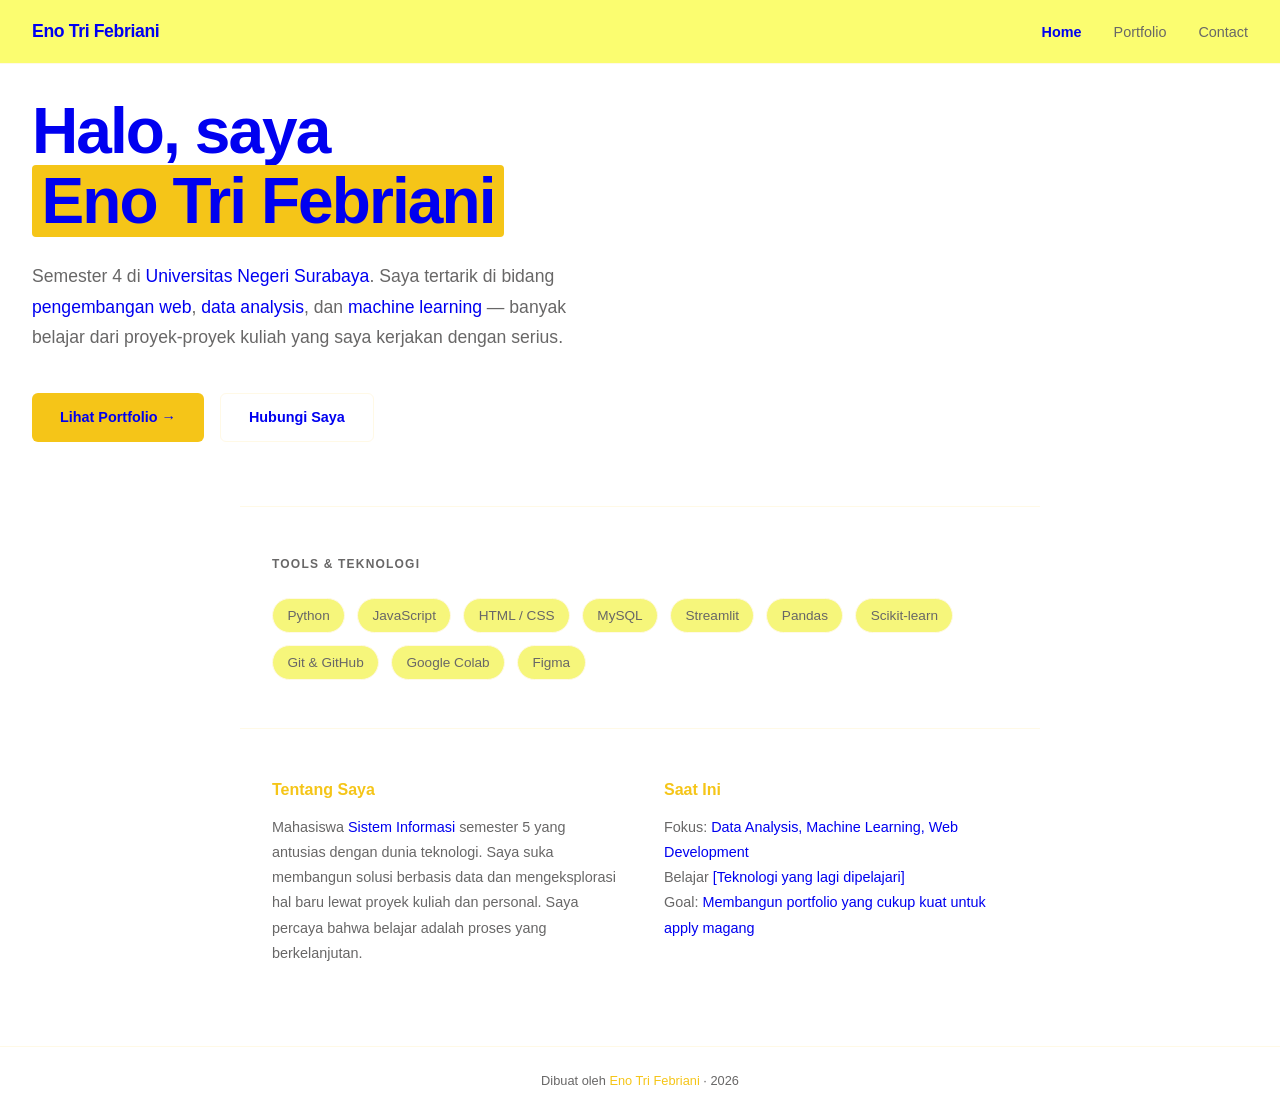
<file: index.html>
<!DOCTYPE html>
<html lang="id">
<head>
  <meta charset="UTF-8" />
  <meta name="viewport" content="width=device-width, initial-scale=1.0" />
  <title>Eno Tri Febriani — Home</title>
  <link rel="stylesheet" href="style.css" />
  <style>

    .hero {
      max-width: 800px;
      margin: left, 0;
      padding: 6rem 2rem 4rem;
    }

    .hero-heading {
      font-family: var(--font-display);
      font-size: clamp(2.4rem, 6vw, 4rem);
      font-weight: 700;
      line-height: 1.1;
      letter-spacing: -0.03em;
      margin-bottom: 1.5rem;
      color: var(--white);
    }

    /* Nama disorot kuning seperti stabilo */
    .hero-heading .highlight {
      background: var(--yellow);
      color: var(--black);
      padding: 0 0.15em;
      border-radius: 4px;
    }

    .hero-desc {
      font-size: 1.1rem;
      color: var(--muted);
      max-width: 560px;
      margin-bottom: 2.5rem;
      line-height: 1.75;
    }
    .hero-desc strong { color: var(--white); font-weight: 500; }

    .btn-group { display: flex; gap: 1rem; flex-wrap: wrap; }

    
    .skills-section {
      max-width: 800px;
      margin: 0 auto;
      padding: 3rem 2rem;
      border-top: 1px solid var(--border);
    }

    .section-label {
      font-size: 0.75rem;
      font-weight: 600;
      letter-spacing: 0.1em;
      text-transform: uppercase;
      color: var(--muted);
      margin-bottom: 1.5rem;
    }

    .skills-grid { display: flex; flex-wrap: wrap; gap: 0.75rem; }

    .skill-pill {
      background: var(--card-bg);
      border: 1px solid var(--border);
      border-radius: 999px;
      padding: 0.35rem 0.9rem;
      font-size: 0.85rem;
      color: var(--muted);
      transition: border-color 0.2s, color 0.2s;
    }
    .skill-pill:hover { border-color: var(--yellow); color: var(--cream); }

    .about-section {
      max-width: 800px;
      margin: 0 auto;
      padding: 3rem 2rem 5rem;
      border-top: 1px solid var(--border);
      display: grid;
      grid-template-columns: 1fr 1fr;
      gap: 3rem;
    }

    .about-col h3 {
      font-family: var(--font-display);
      font-size: 1rem;
      font-weight: 600;
      color: var(--yellow);
      margin-bottom: 0.75rem;
    }
    .about-col p { font-size: 0.9rem; color: var(--muted); line-height: 1.75; }
    .about-col p strong { color: var(--white); font-weight: 500; }

    @media (max-width: 640px) {
      .about-section { grid-template-columns: 1fr; gap: 2rem; }
    }
  </style>
</head>
<body>


  <nav>
    <a class="nav-logo" href="index.html">
      <span></span>Eno Tri Febriani<span></span>
    </a>
    <ul class="nav-links">
      <li><a href="index.html" class="active">Home</a></li>
      <li><a href="portfolio.html">Portfolio</a></li>
      <li><a href="contact.html">Contact</a></li>
    </ul>
  </nav>

  <div class="hero">
    <h1 class="hero-heading">
      Halo, saya<br/>
      <span class="highlight">Eno Tri Febriani</span> 
    </h1>

    <!-- Ganti deskripsi di bawah sesuai diri kamu -->
    <p class="hero-desc">
      Semester 4 di <strong>Universitas Negeri Surabaya</strong>. Saya tertarik di bidang
      <strong>pengembangan web</strong>, <strong>data analysis</strong>, dan
      <strong>machine learning</strong> — banyak belajar dari proyek-proyek kuliah
      yang saya kerjakan dengan serius.
    </p>

    <div class="btn-group">
      <a class="btn-primary" href="portfolio.html">Lihat Portfolio →</a>
      <a class="btn-outline" href="contact.html">Hubungi Saya</a>
    </div>
  </div>

  <div class="skills-section">
    <p class="section-label">Tools & Teknologi</p>
    <div class="skills-grid">
      <span class="skill-pill">Python</span>
      <span class="skill-pill">JavaScript</span>
      <span class="skill-pill">HTML / CSS</span>
      <span class="skill-pill">MySQL</span>
      <span class="skill-pill">Streamlit</span>
      <span class="skill-pill">Pandas</span>
      <span class="skill-pill">Scikit-learn</span>
      <span class="skill-pill">Git & GitHub</span>
      <span class="skill-pill">Google Colab</span>
      <span class="skill-pill">Figma</span>
    </div>
  </div>

  <!-- =====================
       TENTANG SAYA — dua kolom
       Kolom kiri: bio singkat
       Kolom kanan: status sekarang
  ====================== -->
  <div class="about-section">
    <div class="about-col">
      <h3>Tentang Saya</h3>
      <p>
        Mahasiswa <strong>Sistem Informasi</strong> semester 5 yang antusias
        dengan dunia teknologi. Saya suka membangun solusi berbasis data dan
        mengeksplorasi hal baru lewat proyek kuliah dan personal. Saya percaya bahwa belajar adalah proses yang berkelanjutan.
      </p>
    </div>
    <div class="about-col">
      <h3>Saat Ini</h3>
      <p>
        Fokus: <strong>Data Analysis, Machine Learning, Web Development</strong><br/>
        Belajar <strong>[Teknologi yang lagi dipelajari]</strong><br/>
        Goal: <strong>Membangun portfolio yang cukup kuat untuk apply magang</strong>
      </p>
    </div>
  </div>

  <footer>
    Dibuat oleh <span>Eno Tri Febriani</span> · 2026
  </footer>

</body>
</html>
</file>
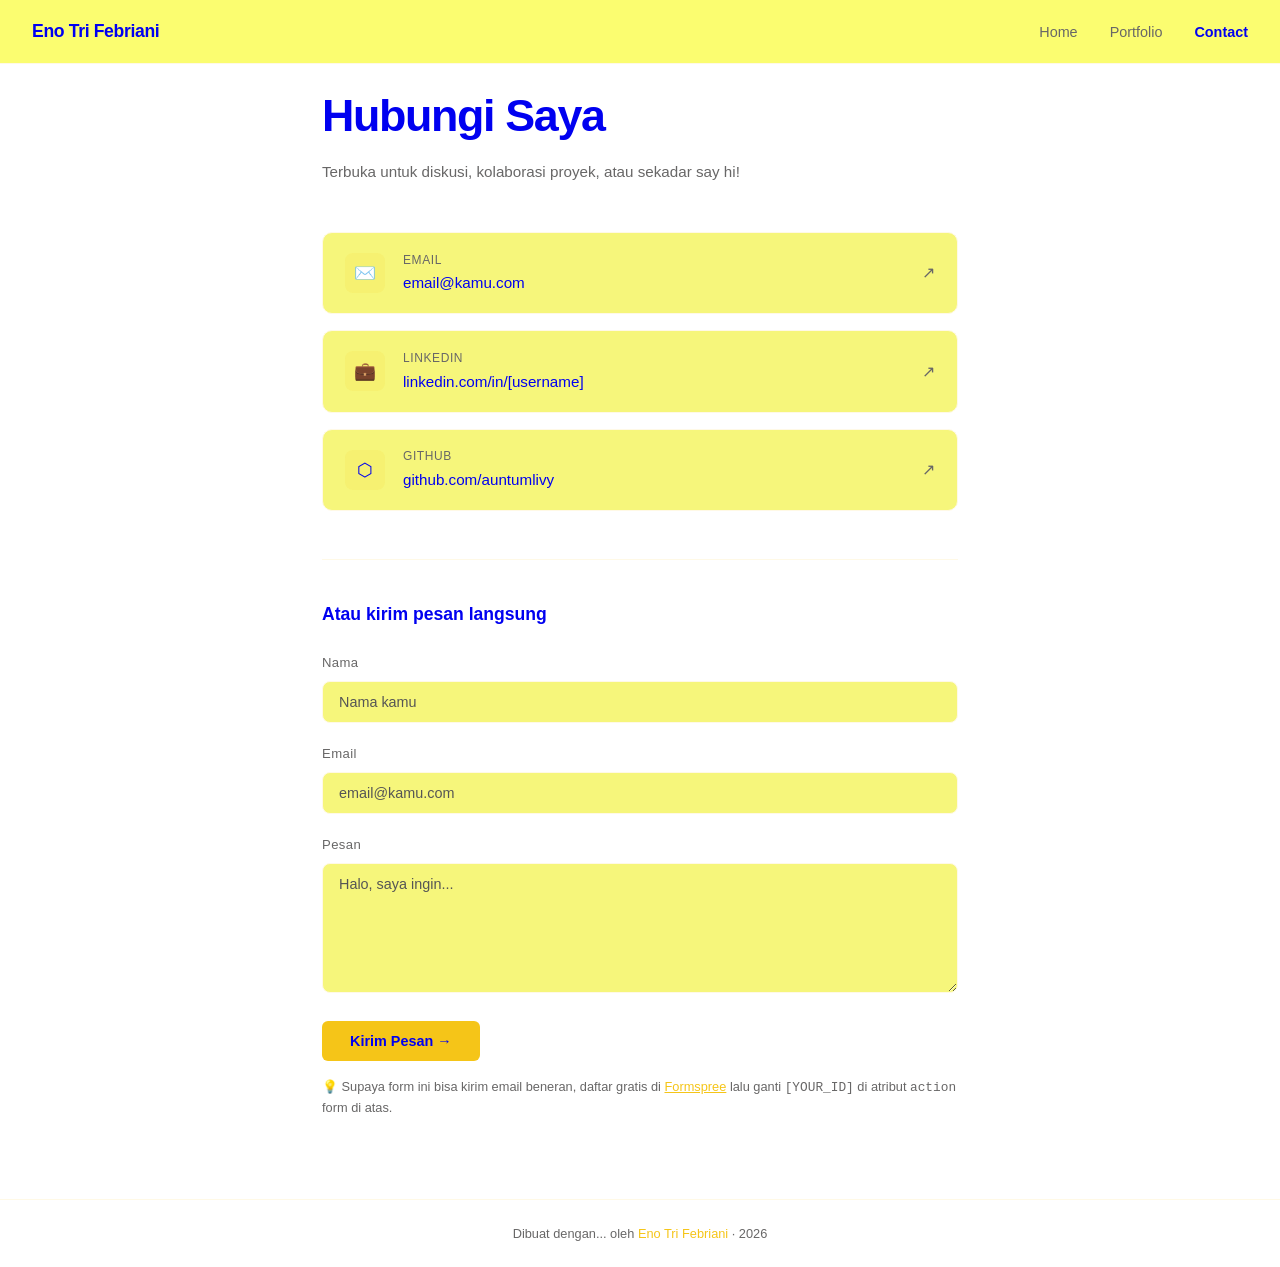
<file: contact.html>
<!DOCTYPE html>
<html lang="id">
<head>
  <meta charset="UTF-8" />
  <meta name="viewport" content="width=device-width, initial-scale=1.0" />
  <title>Eno Tri Febriani — Contact</title>
  <link rel="stylesheet" href="style.css" />
  <style>
  
    .contact-wrapper {
      max-width: 700px;
      margin: 0 auto;
      padding: 5rem 2rem;
    }

    .contact-wrapper h1 {
      font-family: var(--font-display);
      font-size: clamp(1.8rem, 4vw, 2.8rem);
      font-weight: 700;
      letter-spacing: -0.03em;
      color: var(--white);
      margin-bottom: 0.5rem;
    }

    .contact-wrapper > p {
      color: var(--muted);
      margin-bottom: 3rem;
      font-size: 0.95rem;
    }

    .contact-links {
      display: flex;
      flex-direction: column;
      gap: 1rem;
      margin-bottom: 3rem;
    }

    .contact-link-card {
      background: var(--card-bg);
      border: 1px solid var(--border);
      border-radius: 10px;
      padding: 1.1rem 1.4rem;
      display: flex;
      align-items: center;
      gap: 1.1rem;
      text-decoration: none;
      transition: border-color 0.2s;
    }
    .contact-link-card:hover { border-color: var(--yellow); }

    .contact-link-icon {
      width: 40px;
      height: 40px;
      background: rgba(245, 197, 24, 0.1);
      border-radius: 8px;
      display: flex;
      align-items: center;
      justify-content: center;
      font-size: 1.1rem;
      flex-shrink: 0;
    }

    .contact-link-info { flex: 1; }

    .contact-link-label {
      font-size: 0.75rem;
      color: var(--muted);
      font-weight: 500;
      letter-spacing: 0.05em;
      text-transform: uppercase;
    }

    .contact-link-value {
      font-size: 0.95rem;
      color: var(--white);
      font-weight: 500;
      margin-top: 0.1rem;
    }

    .contact-link-arrow { color: var(--muted); font-size: 1rem; }

    .contact-form-section {
      padding-top: 2.5rem;
      border-top: 1px solid var(--border);
    }

    .contact-form-section h2 {
      font-family: var(--font-display);
      font-size: 1.1rem;
      font-weight: 600;
      color: var(--white);
      margin-bottom: 1.5rem;
    }

    .form-group { margin-bottom: 1.25rem; }

    .form-group label {
      display: block;
      font-size: 0.82rem;
      font-weight: 500;
      color: var(--muted);
      margin-bottom: 0.5rem;
      letter-spacing: 0.03em;
    }

    .form-group input,
    .form-group textarea {
      width: 100%;
      background: var(--card-bg);
      border: 1px solid var(--border);
      border-radius: 8px;
      padding: 0.75rem 1rem;
      color: var(--white);
      font-family: var(--font-body);
      font-size: 0.9rem;
      transition: border-color 0.2s;
      outline: none;
      resize: vertical;
    }
    .form-group input::placeholder,
    .form-group textarea::placeholder { color: #555; }
    .form-group input:focus,
    .form-group textarea:focus { border-color: var(--yellow); }

    .form-group textarea { min-height: 130px; }

    .form-tip {
      margin-top: 1rem;
      font-size: 0.8rem;
      color: var(--muted);
    }
    .form-tip a { color: var(--yellow); }
  </style>
</head>
<body>

  <!-- NAVBAR -->
  <nav>
    <a class="nav-logo" href="index.html">
      <span></span>Eno Tri Febriani<span></span>
    </a>
    <ul class="nav-links">
      <li><a href="index.html">Home</a></li>
      <li><a href="portfolio.html">Portfolio</a></li>
      <li><a href="contact.html" class="active">Contact</a></li>
    </ul>
  </nav>

  <div class="contact-wrapper">
    <h1>Hubungi Saya</h1>
    <p>Terbuka untuk diskusi, kolaborasi proyek, atau sekadar say hi!</p>

    <!-- LINK CARDS
         Ganti href, teks, dan emoji sesuai platform kamu.
         Duplikasi .contact-link-card untuk tambah platform baru. -->
    <div class="contact-links">

      <a href="mailto:email@kamu.com" class="contact-link-card">
        <div class="contact-link-icon">✉️</div>
        <div class="contact-link-info">
          <div class="contact-link-label">Email</div>
          <div class="contact-link-value">email@kamu.com</div>
        </div>
        <span class="contact-link-arrow">↗</span>
      </a>

      <a href="https://linkedin.com/in/[username]" target="_blank" class="contact-link-card">
        <div class="contact-link-icon">💼</div>
        <div class="contact-link-info">
          <div class="contact-link-label">LinkedIn</div>
          <div class="contact-link-value">linkedin.com/in/[username]</div>
        </div>
        <span class="contact-link-arrow">↗</span>
      </a>

      <a href="https://github.com/auntumlivy" target="_blank" class="contact-link-card">
        <div class="contact-link-icon">⬡</div>
        <div class="contact-link-info">
          <div class="contact-link-label">GitHub</div>
          <div class="contact-link-value">github.com/auntumlivy</div>
        </div>
        <span class="contact-link-arrow">↗</span>
      </a>

      <!-- Contoh tambahan platform lain:
      <a href="https://wa.me/628xxxxxxxxxx" target="_blank" class="contact-link-card">
        <div class="contact-link-icon">💬</div>
        <div class="contact-link-info">
          <div class="contact-link-label">WhatsApp</div>
          <div class="contact-link-value">+62 8xx xxxx xxxx</div>
        </div>
        <span class="contact-link-arrow">↗</span>
      </a>
      -->

    </div>

    <!-- FORM PESAN
         Supaya form beneran terkirim ke email kamu,
         daftar gratis di https://formspree.io lalu ganti action-nya -->
    <div class="contact-form-section">
      <h2>Atau kirim pesan langsung</h2>

      <form action="https://formspree.io/f/[YOUR_ID]" method="POST">

        <div class="form-group">
          <label for="nama">Nama</label>
          <input id="nama" type="text" name="nama" placeholder="Nama kamu" required />
        </div>

        <div class="form-group">
          <label for="email">Email</label>
          <input id="email" type="email" name="email" placeholder="email@kamu.com" required />
        </div>

        <div class="form-group">
          <label for="pesan">Pesan</label>
          <textarea id="pesan" name="pesan" placeholder="Halo, saya ingin..." required></textarea>
        </div>

        <button type="submit" class="btn-primary">Kirim Pesan →</button>
      </form>

      <p class="form-tip">
        💡 Supaya form ini bisa kirim email beneran, daftar gratis di
        <a href="https://formspree.io" target="_blank">Formspree</a>
        lalu ganti <code>[YOUR_ID]</code> di atribut <code>action</code> form di atas.
      </p>
    </div>

  </div>

  <footer>
    Dibuat dengan... oleh <span>Eno Tri Febriani</span> · 2026
  </footer>

</body>
</html>
</file>
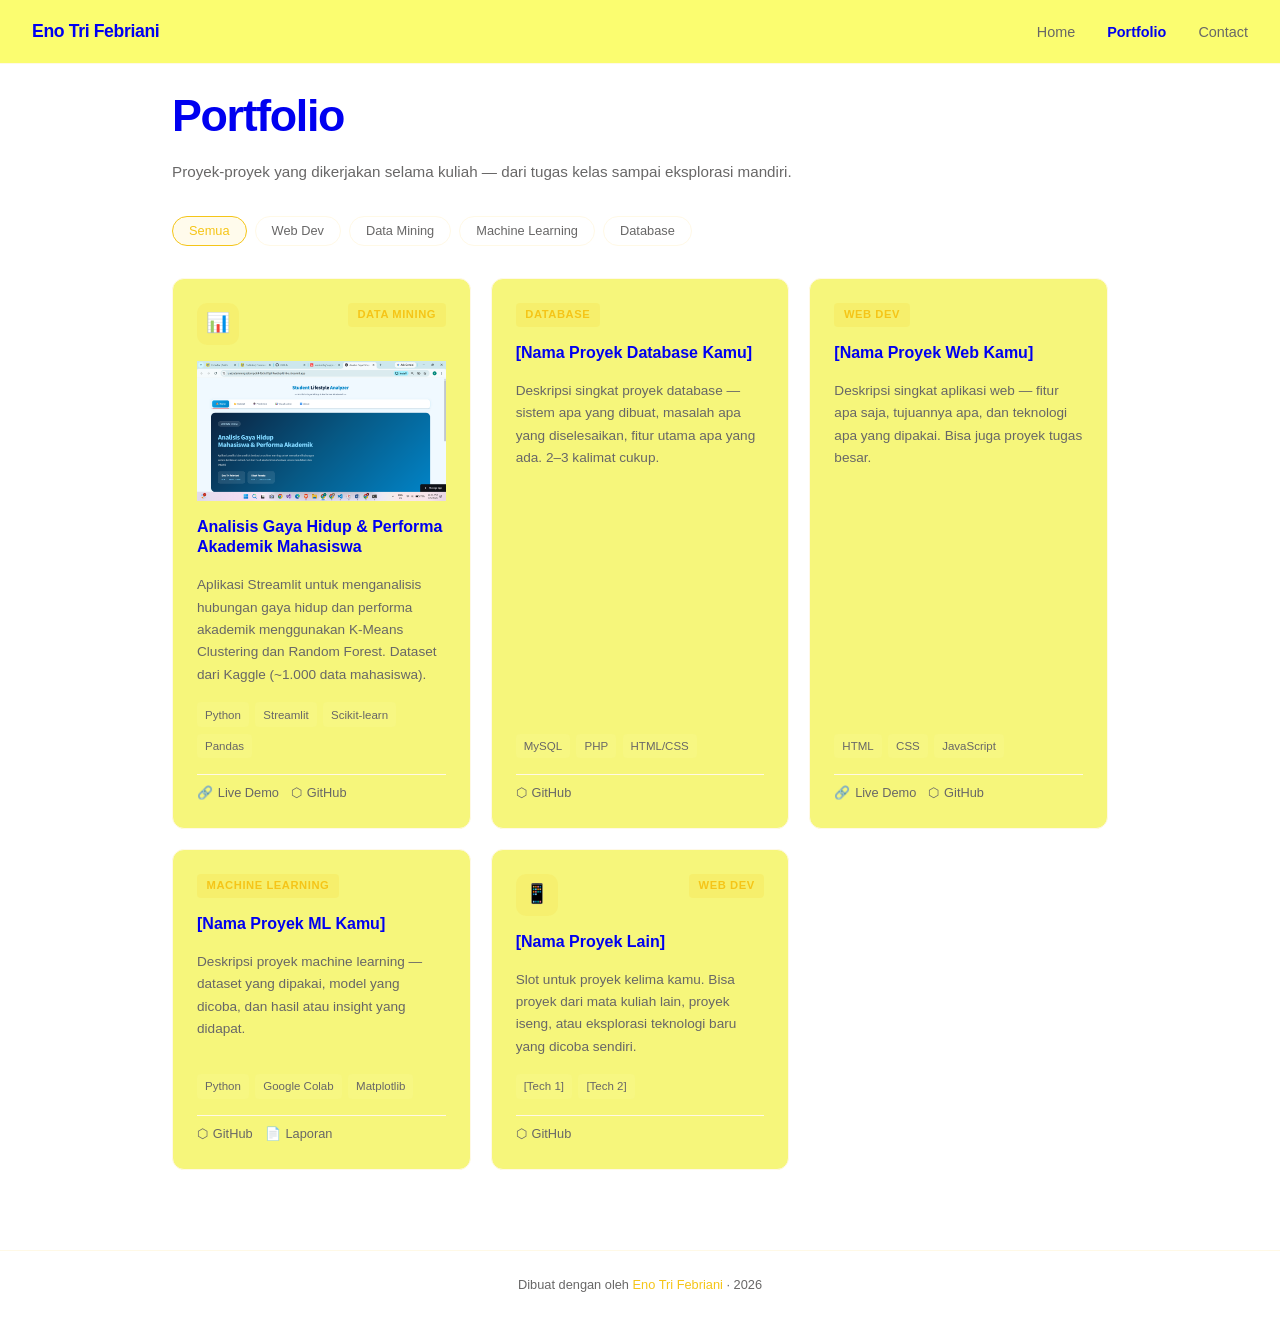
<file: portfolio.html>
<!DOCTYPE html>
<html lang="id">
<head>
  <meta charset="UTF-8" />
  <meta name="viewport" content="width=device-width, initial-scale=1.0" />
  <title>Eno Tri Febriani — Portfolio</title>
  <link rel="stylesheet" href="style.css" />
  <style>
    .portfolio-header {
      max-width: 1000px;
      margin: 0 auto;
      padding: 5rem 2rem 2rem;
    }
    .portfolio-header h1 {
      font-family: var(--font-display);
      font-size: clamp(1.8rem, 4vw, 2.8rem);
      font-weight: 700;
      letter-spacing: -0.03em;
      color: var(--white);
      margin-bottom: 0.5rem;
    }
    .portfolio-header p { color: var(--muted); font-size: 0.95rem; }

    .filter-bar {
      max-width: 1000px;
      margin: 0 auto;
      padding: 0 2rem 2rem;
      display: flex;
      gap: 0.5rem;
      flex-wrap: wrap;
    }
    .filter-btn {
      background: transparent;
      border: 1px solid var(--border);
      color: var(--muted);
      padding: 0.4rem 1rem;
      border-radius: 999px;
      font-size: 0.8rem;
      font-weight: 500;
      cursor: pointer;
      transition: all 0.2s;
    }
    .filter-btn.active,
    .filter-btn:hover {
      border-color: var(--yellow);
      color: var(--yellow);
      background: rgba(245, 197, 24, 0.08);
    }

    .projects-grid {
      max-width: 1000px;
      margin: 0 auto;
      padding: 0 2rem 5rem;
      display: grid;
      grid-template-columns: repeat(auto-fill, minmax(290px, 1fr));
      gap: 1.25rem;
    }

    /* Satu card proyek */
    .project-card {
      background: var(--card-bg);
      border: 1px solid var(--border);
      border-radius: 12px;
      padding: 1.5rem;
      display: flex;
      flex-direction: column;
      gap: 1rem;
      transition: border-color 0.2s, transform 0.2s;
    }
    .project-card:hover {
      border-color: rgba(245, 197, 24, 0.4);
      transform: translateY(-3px);
    }

    .project-card-top {
      display: flex;
      justify-content: space-between;
      align-items: flex-start;
    }

    /* Ikon emoji di kiri atas card */
    .project-icon {
      width: 42px;
      height: 42px;
      background: rgba(245, 197, 24, 0.12);
      border-radius: 10px;
      display: flex;
      align-items: center;
      justify-content: center;
      font-size: 1.2rem;
    }

    /* Badge kategori di kanan atas card */
    .project-tag {
      background: rgba(245, 197, 24, 0.15);
      color: var(--yellow);
      border-radius: 4px;
      padding: 0.2rem 0.6rem;
      font-size: 0.7rem;
      font-weight: 600;
      letter-spacing: 0.05em;
      text-transform: uppercase;
    }

    .project-card h3 {
      font-family: var(--font-display);
      font-size: 1rem;
      font-weight: 600;
      color: var(--white);
      line-height: 1.3;
    }

    .project-card p {
      font-size: 0.85rem;
      color: var(--muted);
      line-height: 1.65;
      flex: 1; /* supaya semua card tingginya seragam */
    }

    /* Chip teknologi yang dipakai */
    .project-tech { display: flex; flex-wrap: wrap; gap: 0.4rem; }
    .tech-tag {
      background: rgba(255,255,255,0.05);
      border-radius: 4px;
      padding: 0.2rem 0.5rem;
      font-size: 0.72rem;
      color: var(--muted);
    }

    /* Link GitHub / Demo di bawah card */
    .project-links {
      display: flex;
      gap: 0.75rem;
      padding-top: 0.5rem;
      border-top: 1px solid var(--border);
    }
    .project-link {
      font-size: 0.8rem;
      font-weight: 500;
      color: var(--muted);
      text-decoration: none;
      transition: color 0.2s;
    }
    .project-link:hover { color: var(--yellow); }
    .project-link::before { content: attr(data-icon); margin-right: 0.3rem; }

    @media (max-width: 640px) {
      .projects-grid { grid-template-columns: 1fr; }
    }
  </style>
</head>
<body>

  <nav>
    <a class="nav-logo" href="index.html">
      <span></span>Eno Tri Febriani<span></span>
    </a>
    <ul class="nav-links">
      <li><a href="index.html">Home</a></li>
      <li><a href="portfolio.html" class="active">Portfolio</a></li>
      <li><a href="contact.html">Contact</a></li>
    </ul>
  </nav>

  <div class="portfolio-header">
    <h1>Portfolio</h1>
    <p>Proyek-proyek yang dikerjakan selama kuliah — dari tugas kelas sampai eksplorasi mandiri.</p>
  </div>

  <!-- FILTER BAR
       Tombol ini belum berfungsi otomatis.
       Untuk fungsiin filter, tambahin atribut data-category ke card
       lalu aktifkan logika JS di bawah. -->
  <div class="filter-bar">
    <button class="filter-btn active" onclick="filterProject(this, 'semua')">Semua</button>
    <button class="filter-btn" onclick="filterProject(this, 'web')">Web Dev</button>
    <button class="filter-btn" onclick="filterProject(this, 'datamining')">Data Mining</button>
    <button class="filter-btn" onclick="filterProject(this, 'ml')">Machine Learning</button>
    <button class="filter-btn" onclick="filterProject(this, 'database')">Database</button>
  </div>

  <!-- GRID PROYEK
       Untuk tambah proyek baru: duplikasi satu blok .project-card
       Ganti: project-icon, project-tag, h3, p, tech-tag, dan link -->
  <div class="projects-grid">

    <!-- PROYEK 1 -->
    <div class="project-card" data-category="datamining">
      <div class="project-card-top">
        <div class="project-icon">📊</div>
        <span class="project-tag">Data Mining</span>
      </div>
      <img src="image/data_mining.png" alt="tampilan proyek data mining">
      <h3>Analisis Gaya Hidup & Performa Akademik Mahasiswa</h3>
      <p>
        Aplikasi Streamlit untuk menganalisis hubungan gaya hidup dan performa
        akademik menggunakan K-Means Clustering dan Random Forest. Dataset dari
        Kaggle (~1.000 data mahasiswa).
      </p>
      <div class="project-tech">
        <span class="tech-tag">Python</span>
        <span class="tech-tag">Streamlit</span>
        <span class="tech-tag">Scikit-learn</span>
        <span class="tech-tag">Pandas</span>
      </div>
      <div class="project-links">
        <a href="#" class="project-link" data-icon="🔗">Live Demo</a>
        <a href="https://github.com/auntumlivy/UAS_DataMining" class="project-link" data-icon="⬡" target="_blank">GitHub</a>
      </div>
    </div>

    <!-- PROYEK 2 — ganti sesuai proyek kamu -->
    <div class="project-card" data-category="database">
      <div class="project-card-top">
        <span class="project-tag">Database</span>
      </div>
      <h3>[Nama Proyek Database Kamu]</h3>
      <p>
        Deskripsi singkat proyek database — sistem apa yang dibuat, masalah apa
        yang diselesaikan, fitur utama apa yang ada. 2–3 kalimat cukup.
      </p>
      <div class="project-tech">
        <span class="tech-tag">MySQL</span>
        <span class="tech-tag">PHP</span>
        <span class="tech-tag">HTML/CSS</span>
      </div>
      <div class="project-links">
        <a href="#" class="project-link" data-icon="⬡">GitHub</a>
      </div>
    </div>

    <!-- PROYEK 3 — ganti sesuai proyek kamu -->
    <div class="project-card" data-category="web">
      <div class="project-card-top">
        <span class="project-tag">Web Dev</span>
      </div>
      <h3>[Nama Proyek Web Kamu]</h3>
      <p>
        Deskripsi singkat aplikasi web — fitur apa saja, tujuannya apa,
        dan teknologi apa yang dipakai. Bisa juga proyek tugas besar.
      </p>
      <div class="project-tech">
        <span class="tech-tag">HTML</span>
        <span class="tech-tag">CSS</span>
        <span class="tech-tag">JavaScript</span>
      </div>
      <div class="project-links">
        <a href="#" class="project-link" data-icon="🔗">Live Demo</a>
        <a href="#" class="project-link" data-icon="⬡">GitHub</a>
      </div>
    </div>

    <!-- PROYEK 4 — ganti sesuai proyek kamu -->
    <div class="project-card" data-category="ml">
      <div class="project-card-top">
        <span class="project-tag">Machine Learning</span>
      </div>
      <h3>[Nama Proyek ML Kamu]</h3>
      <p>
        Deskripsi proyek machine learning — dataset yang dipakai, model yang
        dicoba, dan hasil atau insight yang didapat.
      </p>
      <div class="project-tech">
        <span class="tech-tag">Python</span>
        <span class="tech-tag">Google Colab</span>
        <span class="tech-tag">Matplotlib</span>
      </div>
      <div class="project-links">
        <a href="#" class="project-link" data-icon="⬡">GitHub</a>
        <a href="#" class="project-link" data-icon="📄">Laporan</a>
      </div>
    </div>

    <!-- PROYEK 5 — ganti sesuai proyek kamu -->
    <div class="project-card" data-category="web">
      <div class="project-card-top">
        <div class="project-icon">📱</div>
        <span class="project-tag">Web Dev</span>
      </div>
      <h3>[Nama Proyek Lain]</h3>
      <p>
        Slot untuk proyek kelima kamu. Bisa proyek dari mata kuliah lain,
        proyek iseng, atau eksplorasi teknologi baru yang dicoba sendiri.
      </p>
      <div class="project-tech">
        <span class="tech-tag">[Tech 1]</span>
        <span class="tech-tag">[Tech 2]</span>
      </div>
      <div class="project-links">
        <a href="#" class="project-link" data-icon="⬡">GitHub</a>
      </div>
    </div>

    <!-- TEMPLATE CARD KOSONG — duplikasi blok ini untuk proyek baru
    <div class="project-card" data-category="web">
      <div class="project-card-top">
        <div class="project-icon">🔧</div>
        <span class="project-tag">Web Dev</span>
      </div>
      <h3>[Judul Proyek]</h3>
      <p>[Deskripsi proyek kamu di sini.]</p>
      <div class="project-tech">
        <span class="tech-tag">[Tech]</span>
      </div>
      <div class="project-links">
        <a href="#" class="project-link" data-icon="⬡">GitHub</a>
      </div>
    </div>
    -->

  </div>

  <footer>
    Dibuat dengan oleh <span>Eno Tri Febriani</span> · 2026
  </footer>

  <script>
    // Filter proyek berdasarkan kategori
    function filterProject(btn, category) {
      // Aktifkan tombol yang diklik
      document.querySelectorAll('.filter-btn').forEach(b => b.classList.remove('active'));
      btn.classList.add('active');

      // Tampilkan atau sembunyikan card
      document.querySelectorAll('.project-card').forEach(card => {
        const cat = card.getAttribute('data-category');
        if (category === 'semua' || cat === category) {
          card.style.display = 'flex';
        } else {
          card.style.display = 'none';
        }
      });
    }
  </script>

</body>
</html>
</file>
<file: style.css>
@import url('https://fonts.googleapis.com/css2?family=Space+Grotesk:wght@400;500;600;700&family=Inter:wght@400;500&display=swap');

*, *::before, *::after {
  box-sizing: border-box;
  margin: 0;
  padding: 0;
}

:root {
  --orange:      #F07800;   /* background utama */
  --card-bg:    #f6f67b;   /* background card */
  --border:     #FFF9E6;   /* garis pembatas */
  --yellow:     #F5C518;   /* aksen kuning utama */
  --yellow-dim: #C49B10;   /* kuning saat hover */
  --cream:      #FFF9E6;   /* kuning muda */
  --white:      #0000F0;   /* teks utama */
  --muted:      #686767;   /* teks sekunder / abu */
  --font-display: 'playfair display', sans-serif;
  --font-body:    'lora', sans-serif;
}

html { scroll-behavior: smooth; }

body {
  background-color: var(--black);
  color: var(--white);
  font-family: var(--font-body);
  font-size: 16px;
  line-height: 1.6;
  min-height: 100vh;
}

nav {
  position: fixed;
  top: 0; left: 0; right: 0;
  z-index: 100;
  background: rgba(251, 253, 97, 0.9);
  backdrop-filter: blur(12px);
  border-bottom: 1px solid var(--border);
  padding: 0 2rem;
  height: 64px;
  display: flex;
  align-items: center;
  justify-content: space-between;
}

.nav-logo {
  font-family: var(--font-display);
  font-weight: 700;
  font-size: 1.1rem;
  color: var(--white);
  text-decoration: none;
  letter-spacing: -0.02em;
}
.nav-logo span { color: var(--yellow); }

.nav-links {
  display: flex;
  gap: 2rem;
  list-style: none;
}
.nav-links a {
  color: var(--muted);
  text-decoration: none;
  font-size: 0.9rem;
  font-weight: 500;
  transition: color 0.2s;
}
.nav-links a:hover { color: var(--black);  font-weight: bold; }
.nav-links a.active { color: var(--blue);  font-weight: bold; }

.btn-primary {
  background: var(--yellow);
  color: var(--black);
  font-family: var(--font-display);
  font-weight: 600;
  font-size: 0.9rem;
  padding: 0.75rem 1.75rem;
  border-radius: 6px;
  border: none;
  cursor: pointer;
  text-decoration: none;
  display: inline-flex;
  align-items: center;
  gap: 0.5rem;
  transition: background 0.2s, transform 0.15s;
}
.btn-primary:hover { background: var(--yellow-dim); transform: translateY(-1px); }

.btn-outline {
  background: transparent;
  color: var(--white);
  font-family: var(--font-display);
  font-weight: 600;
  font-size: 0.9rem;
  padding: 0.75rem 1.75rem;
  border-radius: 6px;
  border: 1px solid var(--border);
  cursor: pointer;
  text-decoration: none;
  display: inline-flex;
  align-items: center;
  gap: 0.5rem;
  transition: border-color 0.2s, color 0.2s, transform 0.15s;
}
.btn-outline:hover { border-color: var(--yellow); color: var(--yellow); transform: translateY(-1px); }

footer {
  border-top: 1px solid var(--border);
  padding: 1.5rem 2rem;
  text-align: center;
  font-size: 0.8rem;
  color: var(--muted);
}
footer span { color: var(--yellow); }

@media (max-width: 640px) {
  nav { padding: 0 1rem; }
  .nav-links { gap: 1.2rem; }
}
</file>
